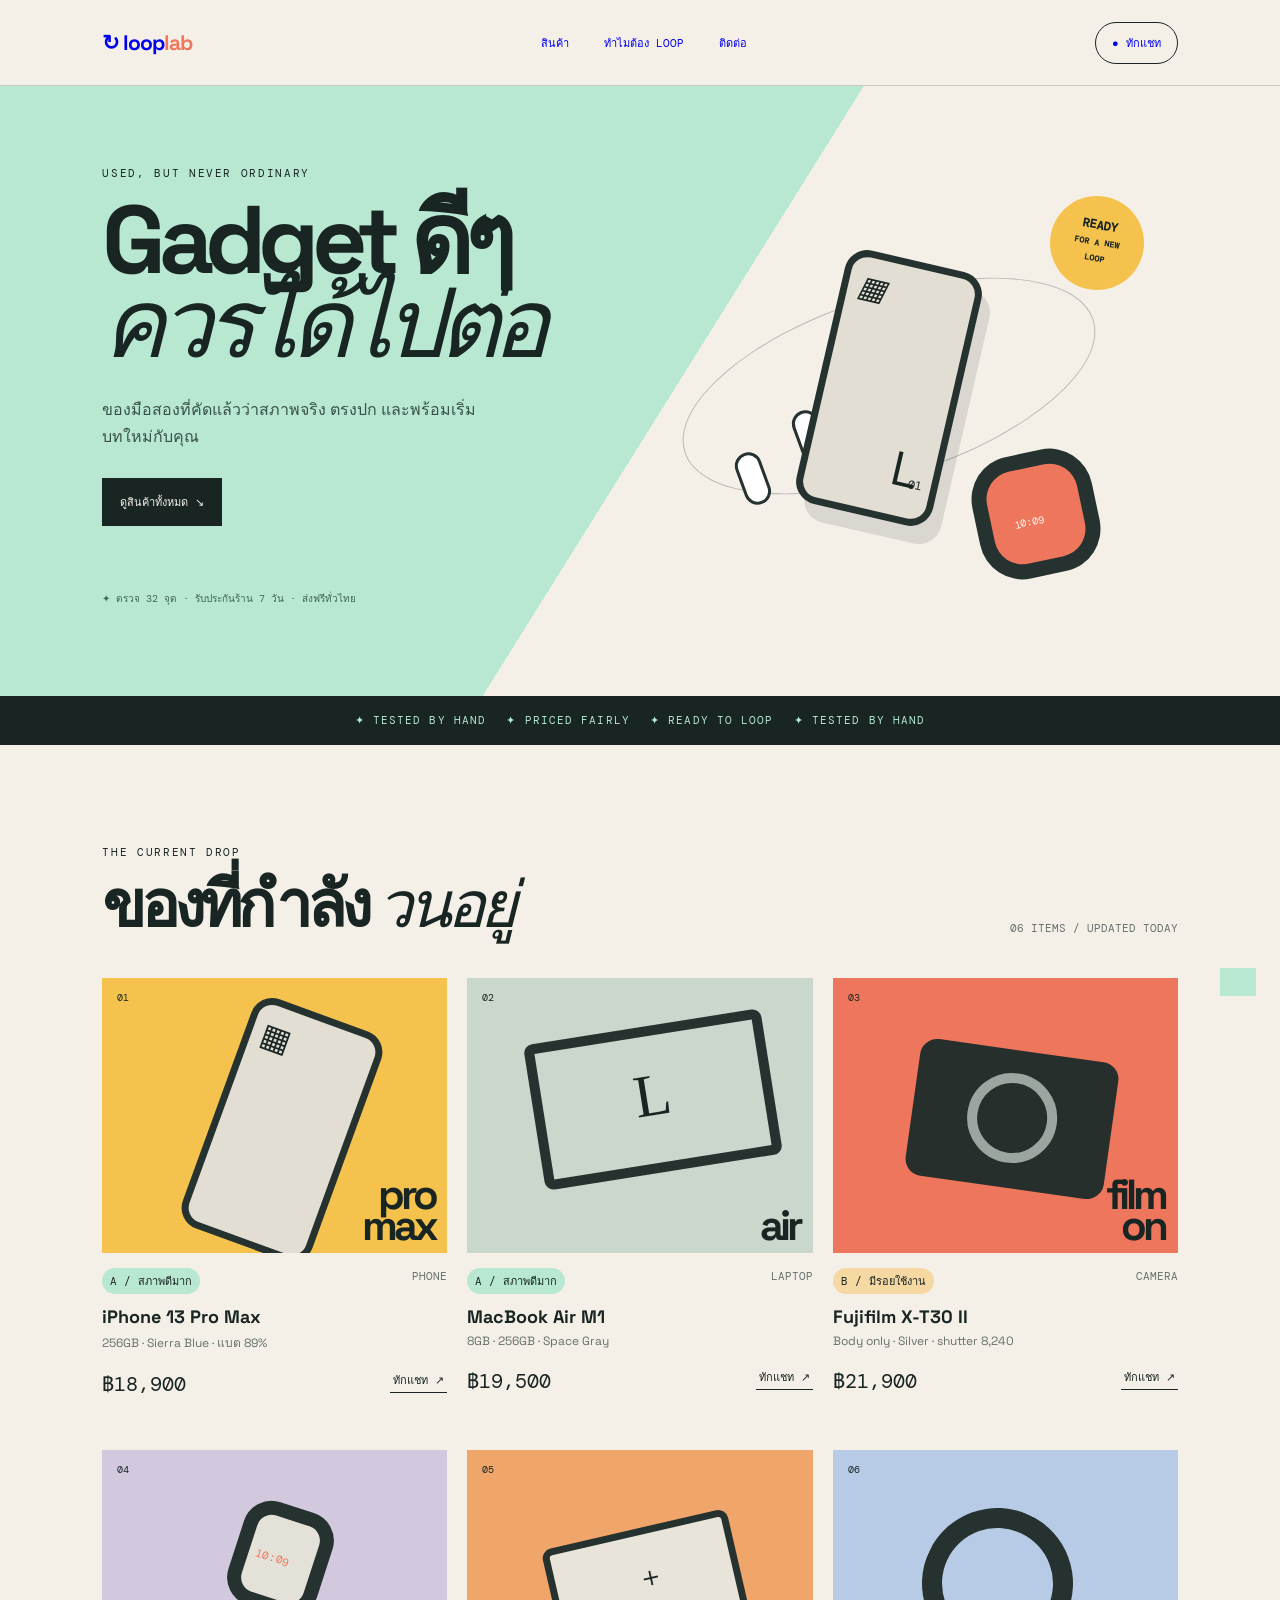
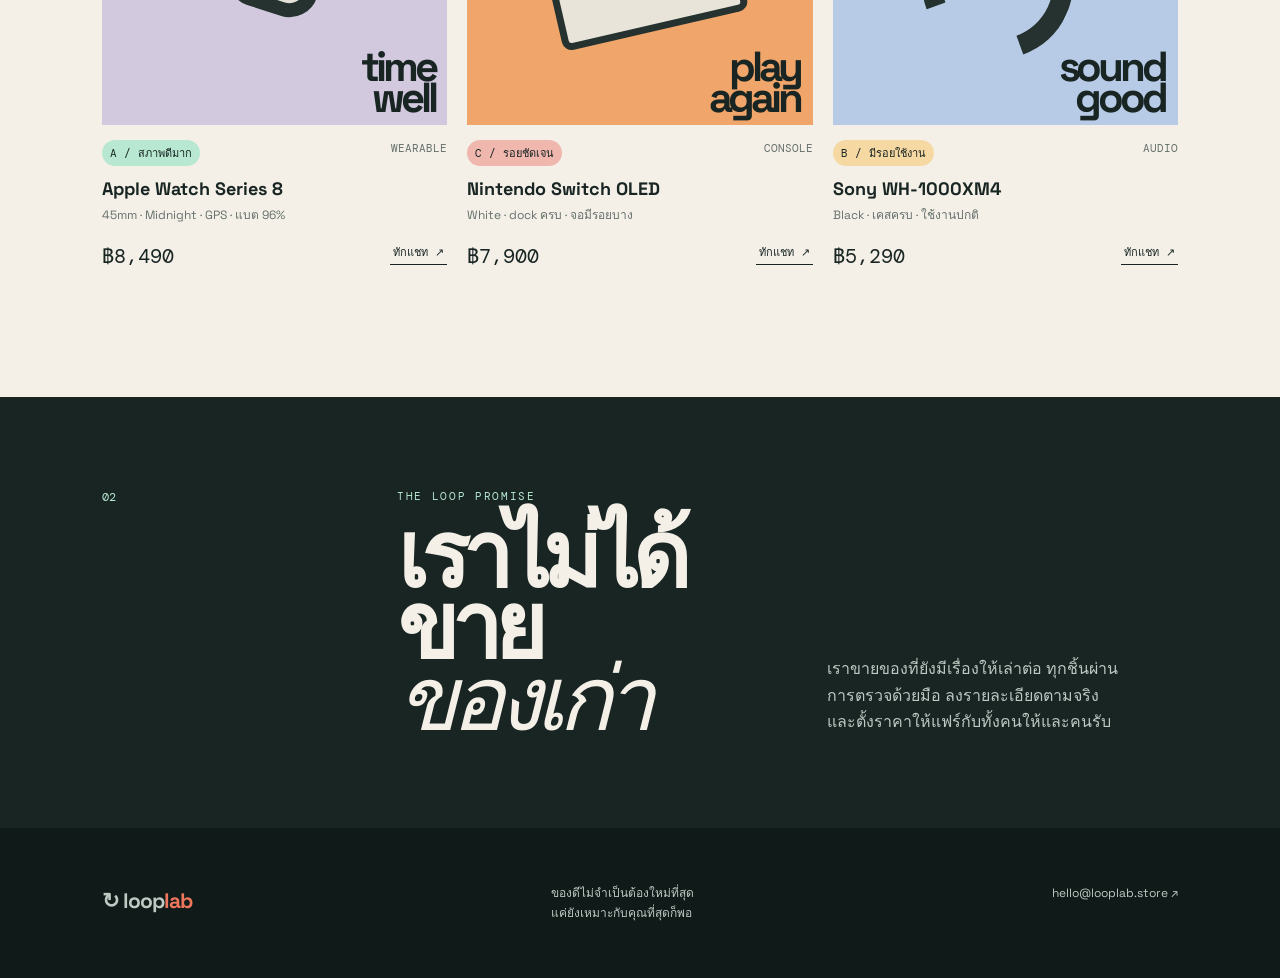
<file: index.html>
<!doctype html>
<html lang="th">
<head>
<meta charset="UTF-8"><meta name="viewport" content="width=device-width, initial-scale=1">
<title>Loop Lab | Gadget มือสอง</title><link rel="stylesheet" href="styles.css">
</head>
<body>
<header><a class="logo" href="#top">↻ loop<span>lab</span></a><nav><a href="#products">สินค้า</a><a href="#about">ทำไมต้อง Loop</a><a href="#contact">ติดต่อ</a></nav><a class="chat" href="https://m.me/looplab" target="_blank" rel="noreferrer">● ทักแชท</a></header>
<main id="top">
<section class="hero"><div><p class="eyebrow">USED, BUT NEVER ORDINARY</p><h1>Gadget ดีๆ<br><em>ควรได้ไปต่อ</em></h1><p class="intro">ของมือสองที่คัดแล้วว่าสภาพจริง ตรงปก และพร้อมเริ่มบทใหม่กับคุณ</p><a class="cta" href="#products">ดูสินค้าทั้งหมด ↘</a><p class="note">✦ ตรวจ 32 จุด · รับประกันร้าน 7 วัน · ส่งฟรีทั่วไทย</p></div><div class="hero-art"><div class="orbit"></div><b class="sticker">READY<br><small>FOR A NEW<br>LOOP</small></b><div class="phone"><i>▦</i><strong>L<small>01</small></strong></div><div class="watch">10:09</div><div class="buds"><i></i><i></i></div></div></section>
<div class="ticker">✦ TESTED BY HAND　 ✦ PRICED FAIRLY　 ✦ READY TO LOOP　 ✦ TESTED BY HAND</div>
<section class="products" id="products"><div class="section-title"><div><p class="eyebrow">THE CURRENT DROP</p><h2>ของที่กำลัง <em>วนอยู่</em></h2></div><small>06 ITEMS / UPDATED TODAY</small></div><div class="grid">
<article><div class="visual yellow"><small>01</small><div class="device mobile">▦</div><b>pro<br>max</b></div><div class="info"><label class="a">A / สภาพดีมาก</label><span>PHONE</span><h3>iPhone 13 Pro Max</h3><p>256GB · Sierra Blue · แบต 89%</p><strong>฿18,900</strong><button data-product="iPhone 13 Pro Max">ทักแชท ↗</button></div></article>
<article><div class="visual sage"><small>02</small><div class="device laptop">L</div><b>air</b></div><div class="info"><label class="a">A / สภาพดีมาก</label><span>LAPTOP</span><h3>MacBook Air M1</h3><p>8GB · 256GB · Space Gray</p><strong>฿19,500</strong><button data-product="MacBook Air M1">ทักแชท ↗</button></div></article>
<article><div class="visual coral"><small>03</small><div class="device camera"></div><b>film<br>on</b></div><div class="info"><label class="b">B / มีรอยใช้งาน</label><span>CAMERA</span><h3>Fujifilm X-T30 II</h3><p>Body only · Silver · shutter 8,240</p><strong>฿21,900</strong><button data-product="Fujifilm X-T30 II">ทักแชท ↗</button></div></article>
<article><div class="visual lilac"><small>04</small><div class="device square-watch">10:09</div><b>time<br>well</b></div><div class="info"><label class="a">A / สภาพดีมาก</label><span>WEARABLE</span><h3>Apple Watch Series 8</h3><p>45mm · Midnight · GPS · แบต 96%</p><strong>฿8,490</strong><button data-product="Apple Watch Series 8">ทักแชท ↗</button></div></article>
<article><div class="visual orange"><small>05</small><div class="device console">＋</div><b>play<br>again</b></div><div class="info"><label class="c">C / รอยชัดเจน</label><span>CONSOLE</span><h3>Nintendo Switch OLED</h3><p>White · dock ครบ · จอมีรอยบาง</p><strong>฿7,900</strong><button data-product="Nintendo Switch OLED">ทักแชท ↗</button></div></article>
<article><div class="visual blue"><small>06</small><div class="device headphones"></div><b>sound<br>good</b></div><div class="info"><label class="b">B / มีรอยใช้งาน</label><span>AUDIO</span><h3>Sony WH-1000XM4</h3><p>Black · เคสครบ · ใช้งานปกติ</p><strong>฿5,290</strong><button data-product="Sony WH-1000XM4">ทักแชท ↗</button></div></article>
</div></section><section class="about" id="about"><small>02</small><div><p class="eyebrow">THE LOOP PROMISE</p><h2>เราไม่ได้ขาย<br><em>ของเก่า</em></h2></div><p>เราขายของที่ยังมีเรื่องให้เล่าต่อ ทุกชิ้นผ่านการตรวจด้วยมือ ลงรายละเอียดตามจริง และตั้งราคาให้แฟร์กับทั้งคนให้และคนรับ</p></section></main>
<footer id="contact"><a class="logo" href="#top">↻ loop<span>lab</span></a><p>ของดีไม่จำเป็นต้องใหม่ที่สุด<br>แค่ยังเหมาะกับคุณที่สุดก็พอ</p><a href="mailto:hello@looplab.store">hello@looplab.store ↗</a></footer><div class="toast" role="status"></div><script src="script.js"></script>
</body></html>
</file>
<file: styles.css>
@import url('https://fonts.googleapis.com/css2?family=DM+Mono:wght@400;500&family=Space+Grotesk:wght@400;500;600;700&display=swap');
:root{--ink:#182523;--paper:#f4f0e8;--mint:#b8e8d2;--yellow:#f5c34d;--coral:#ee765c;--muted:#65706b}*{box-sizing:border-box}html{scroll-behavior:smooth}body{margin:0;background:var(--paper);color:var(--ink);font-family:'Space Grotesk',sans-serif}header{height:86px;padding:0 8vw;border-bottom:1px solid #18252330;display:flex;align-items:center;justify-content:space-between}.logo{font-size:21px;font-weight:700;letter-spacing:-1px;text-decoration:none}.logo span{color:var(--coral)}nav{display:flex;gap:35px}nav a,.chat,.eyebrow,.ticker,.section-title>small,.info label,.info>span,button{font:11px 'DM Mono',monospace;text-transform:uppercase;text-decoration:none}.chat{padding:11px 16px;border:1px solid var(--ink);border-radius:30px}.hero{min-height:610px;padding:70px 8vw;display:grid;grid-template-columns:1fr 1fr;align-items:center;background:linear-gradient(122deg,var(--mint) 0 52%,var(--paper) 52%)}.eyebrow{letter-spacing:.15em;margin:0 0 18px}.hero h1{font-size:clamp(54px,7.5vw,105px);line-height:.88;letter-spacing:-.08em;margin:0}.hero em,h2 em{font-family:Georgia,serif;font-weight:400}.intro{max-width:380px;line-height:1.7;color:#38514a;margin:28px 0}.cta{display:inline-block;background:var(--ink);color:var(--paper);padding:15px 18px;font:11px 'DM Mono';text-decoration:none;text-transform:uppercase}.note{font:10px 'DM Mono';color:#416359;margin-top:65px}.hero-art{height:430px;position:relative;max-width:470px;justify-self:center;width:100%}.orbit{position:absolute;border:1px solid #18252345;border-radius:50%;width:430px;height:180px;top:120px;transform:rotate(-18deg)}.sticker{position:absolute;right:0;top:20px;width:94px;height:94px;padding-top:21px;border-radius:50%;background:var(--yellow);text-align:center;font:700 12px 'DM Mono';transform:rotate(10deg);z-index:2}.sticker small{font-size:8px;line-height:1.1}.phone{position:absolute;width:140px;height:260px;left:31%;top:82px;border:7px solid #25322f;border-radius:23px;background:#e3ded3;transform:rotate(13deg);z-index:1;box-shadow:12px 16px #1825231f}.phone i{position:absolute;top:10px;left:10px;font-size:30px}.phone strong{position:absolute;right:9px;bottom:15px;font:48px 'DM Mono';letter-spacing:-9px}.phone small{font-size:12px;letter-spacing:0}.watch{position:absolute;right:10%;bottom:30px;width:122px;height:122px;border:15px solid #25322f;border-radius:35%;background:var(--coral);z-index:2;padding:47px 23px;font:10px 'DM Mono';color:#fff;transform:rotate(-12deg)}.buds{position:absolute;left:10%;bottom:100px;width:120px;height:85px;transform:rotate(-20deg)}.buds i{position:absolute;width:27px;height:54px;border:3px solid #25322f;border-radius:17px;background:#fff}.buds i:first-child{left:15px;top:20px}.buds i:last-child{right:10px}.ticker{height:49px;background:var(--ink);color:var(--mint);text-align:center;padding:17px 0;white-space:nowrap;overflow:hidden;letter-spacing:.1em}.products{padding:100px 8vw 125px}.section-title{display:flex;justify-content:space-between;align-items:end;margin-bottom:43px}.section-title h2{font-size:clamp(44px,5vw,70px);line-height:.9;letter-spacing:-.08em;margin:0}.section-title>small{color:var(--muted)}.grid{display:grid;grid-template-columns:repeat(3,1fr);gap:50px 20px}.visual{height:275px;position:relative;overflow:hidden}.visual>small{position:absolute;top:13px;left:15px;font:10px 'DM Mono'}.visual>b{position:absolute;right:13px;bottom:11px;text-align:right;font-size:42px;line-height:.75;letter-spacing:-.1em}.yellow{background:var(--yellow)}.sage{background:#c9d7cd}.coral{background:var(--coral)}.lilac{background:#d2c9df}.orange{background:#f0a56a}.blue{background:#b8cbe6}.device{position:absolute}.mobile{width:138px;height:244px;left:32%;top:30px;border:7px solid #25322f;border-radius:22px;background:#e3ded3;padding:10px;font-size:32px;transform:rotate(20deg)}.laptop{width:240px;height:147px;left:19%;top:48px;border:10px solid #25322f;border-radius:9px;text-align:center;padding-top:25px;font:60px Georgia;transform:rotate(-9deg)}.camera{width:200px;height:138px;left:23%;top:72px;border-radius:17px;background:#272f2d;transform:rotate(8deg)}.camera:after{content:'';position:absolute;width:70px;height:70px;left:55px;top:23px;border:10px solid #9ca6a0;border-radius:50%}.square-watch{width:93px;height:108px;left:38%;top:55px;border:14px solid #25322f;border-radius:29px;background:#e4e1d9;color:var(--coral);padding:34px 7px;font:11px 'DM Mono';transform:rotate(18deg)}.console{width:190px;height:104px;left:24%;top:78px;border:7px solid #25322f;border-radius:10px;background:#e9e4d9;padding:24px 80px;font-size:28px;transform:rotate(-13deg)}.headphones{width:151px;height:151px;left:26%;top:58px;border:20px solid #25322f;border-bottom-color:transparent;border-radius:50%;transform:rotate(25deg)}.info{padding-top:16px}.info label{padding:6px 8px;border-radius:20px}.info>span{float:right;color:var(--muted)}.a{background:var(--mint)}.b{background:#f6d8a3}.c{background:#f0b7ae}.info h3{font-size:18px;margin:15px 0 5px}.info p{font-size:12px;color:var(--muted);margin:0 0 16px}.info strong{font:20px 'DM Mono'}.info button{float:right;background:none;border:0;border-bottom:1px solid;cursor:pointer;padding:3px;color:var(--ink)}.about{background:var(--ink);color:var(--paper);padding:92px 8vw;display:grid;grid-template-columns:1fr 1.5fr 1.3fr;gap:25px;align-items:end}.about>small{color:var(--mint);font:12px 'DM Mono';align-self:start}.about .eyebrow{color:var(--mint)}.about h2{font-size:clamp(54px,7vw,96px);line-height:.8;letter-spacing:-.08em;margin:0}.about>p{color:#bdc9c2;line-height:1.65;max-width:300px;margin:0}footer{background:#101a18;color:var(--paper);padding:55px 8vw;display:flex;justify-content:space-between;gap:25px;align-items:start}footer p,footer a{font-size:12px;color:#bdc9c2;text-decoration:none;line-height:1.7;margin:0}.toast{position:fixed;right:24px;bottom:24px;padding:14px 18px;background:var(--mint);font:11px 'DM Mono';transform:translateY(120px);transition:.3s}.toast.show{transform:translateY(0)}@media(max-width:800px){header{height:72px;padding:0 22px}nav{display:none}.hero{grid-template-columns:1fr;padding:54px 22px 35px;background:linear-gradient(155deg,var(--mint) 0 67%,var(--paper) 67%)}.hero-art{height:350px}.note{margin-top:40px}.products{padding:76px 22px 90px}.grid{grid-template-columns:repeat(2,1fr);gap:40px 12px}.visual{height:205px}.visual>b{font-size:29px}.mobile{transform:rotate(20deg) scale(.76);left:24%;top:-2px}.laptop{transform:rotate(-9deg) scale(.72);left:10%;top:20px}.camera{transform:rotate(8deg) scale(.72);left:10%;top:30px}.square-watch{transform:rotate(18deg) scale(.75);left:28%;top:25px}.console{transform:rotate(-13deg) scale(.72);left:8%;top:35px}.headphones{transform:rotate(25deg) scale(.68);left:18%;top:22px}.info h3{font-size:15px}.info p{font-size:10px;min-height:28px}.info>span{display:none}.info strong{font-size:15px}.about{grid-template-columns:1fr 1.7fr;padding:70px 22px}.about>p{grid-column:2}footer{padding:50px 22px;flex-wrap:wrap}footer p{order:3;width:100%}}@media(max-width:450px){.hero h1{font-size:58px}.hero-art{height:320px}.orbit{width:320px;height:140px;top:90px}.phone{transform:rotate(13deg) scale(.78);left:31%;top:40px}.watch{transform:rotate(-12deg) scale(.78);right:0;bottom:22px}.buds{transform:rotate(-20deg) scale(.75);left:3%;bottom:75px}.sticker{transform:rotate(10deg) scale(.78);right:-5px}.section-title{display:block}.section-title>small{display:block;margin-top:18px}.visual{height:165px}.info label{font-size:8px;padding:5px}.info h3{font-size:13px;margin:9px 0 4px}.info p{font-size:9px}.info strong{font-size:12px}.info button{font-size:8px}.about{grid-template-columns:1fr}.about>p{grid-column:1}.about h2{font-size:62px}footer{display:grid;grid-template-columns:1fr 1fr}footer p{grid-column:1 / -1}}
</file>
